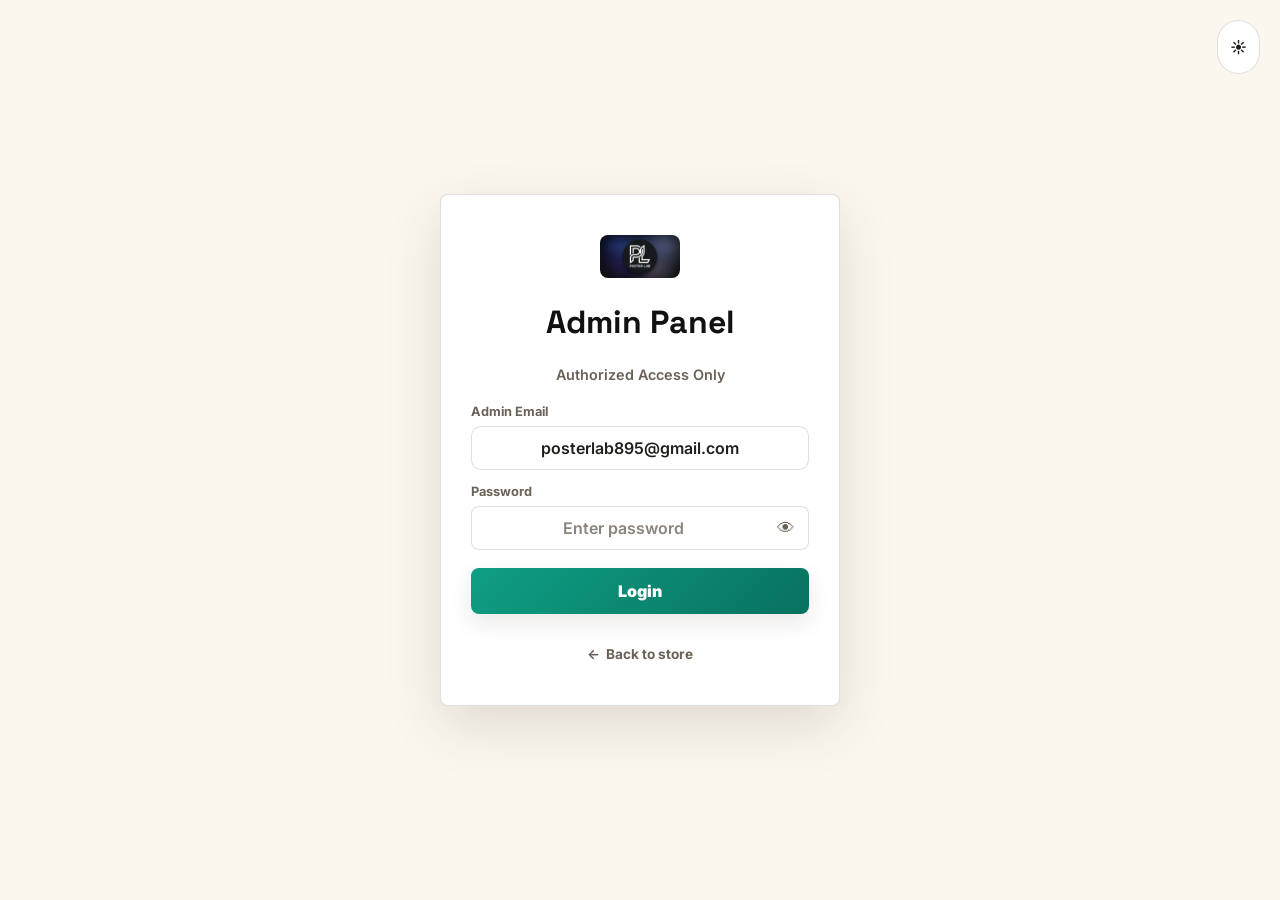
<file: admin/index.html>
<!doctype html>
<html lang="en">
<head>
  <meta charset="utf-8">
  <title>Redirecting — Poster Lab Store Admin</title>
  <script>
    (function(){
      var p = window.location.pathname;
      if (p && !p.endsWith('/') && !p.split('/').pop().includes('.')) {
        window.location.replace(window.location.origin + p + '/' + window.location.search + window.location.hash);
        return;
      }
      window.location.replace('login.html');
    })();
  </script>
  <meta http-equiv="refresh" content="0;url=login.html">
</head>
<body>
  <p><a href="login.html">Redirecting to Admin Login…</a></p>
</body>
</html>
</file>
